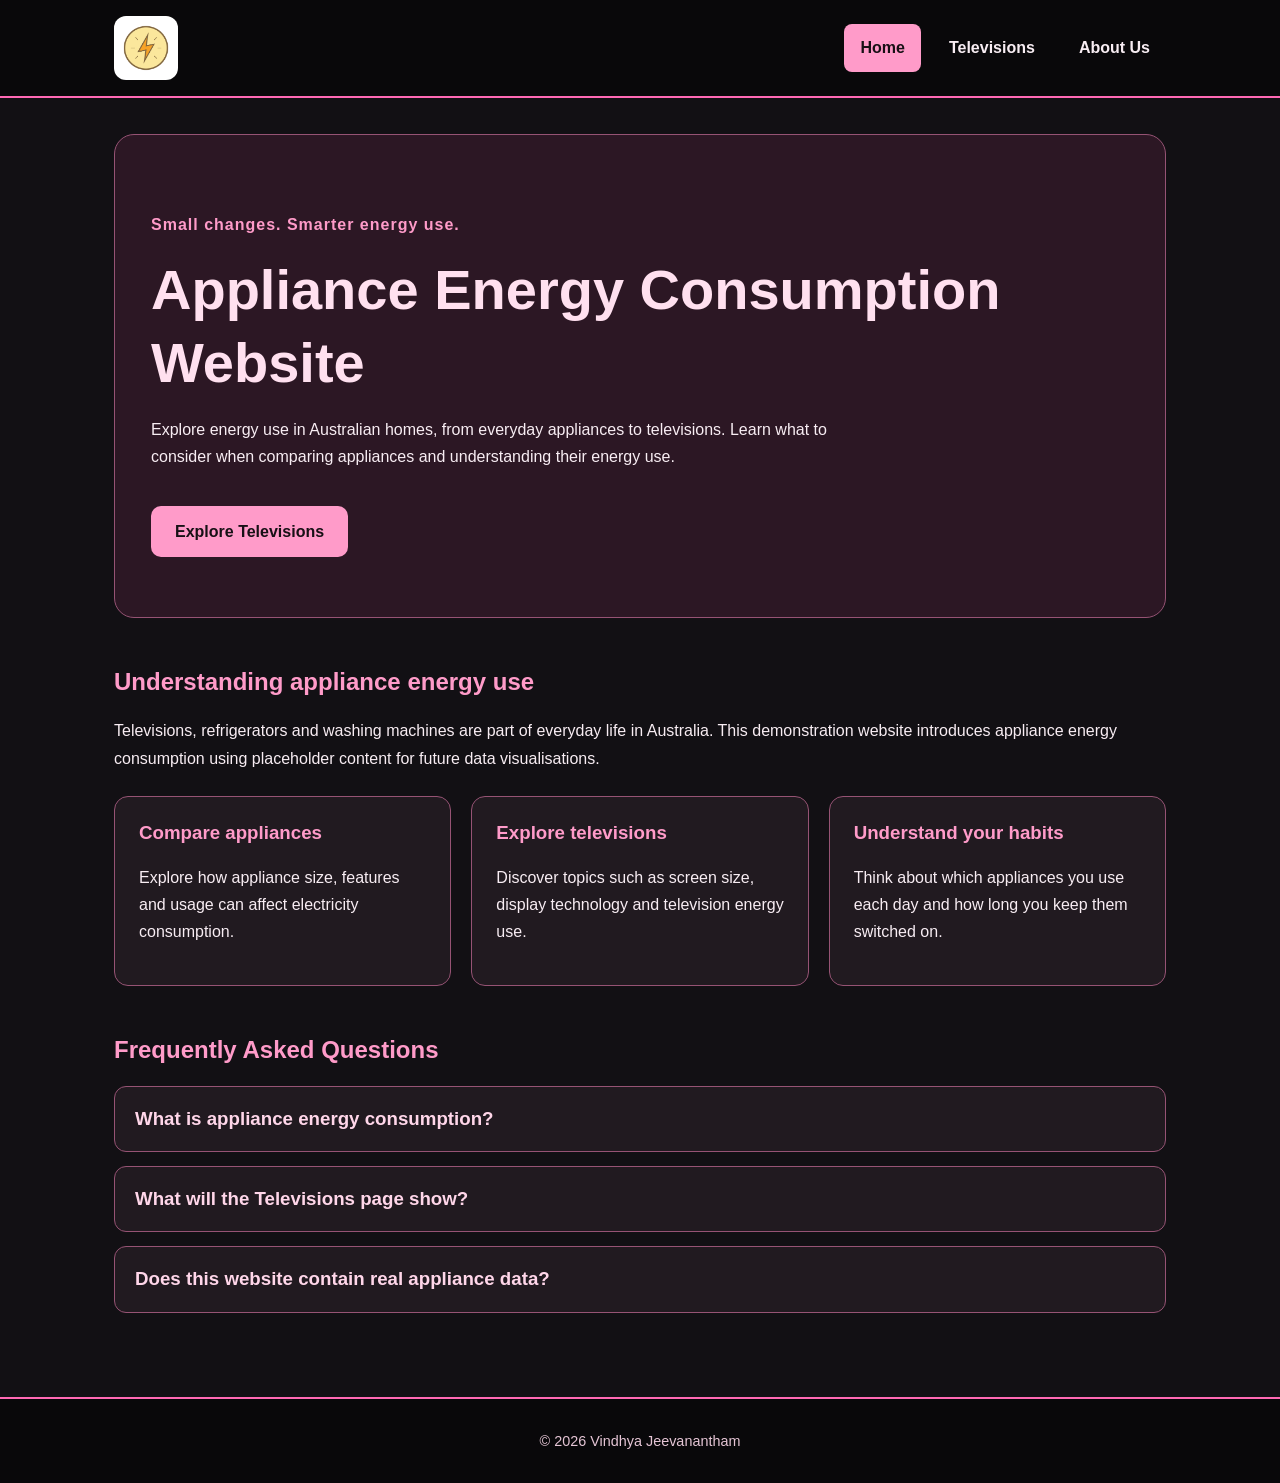
<file: Exercise 5/index.html>
<!DOCTYPE html>
<html lang="en">
<head>
    <meta charset="UTF-8">
    <meta name="viewport" content="width=device-width, initial-scale=1.0">
    <title>Home | Appliance Energy Consumption Website</title>

    <link rel="stylesheet" href="css/styles.css">
    <script src="js/scripts.js" defer></script>
</head>

<body>
    <header>
        <nav aria-label="Main navigation">
            <!-- Clicking the logo returns to the Home page. -->
            <a href="index.html" class="logo">
                <img src="images/PowerIcon.png" alt="Home">
            </a>

            <ul class="nav-links">
                <li>
                    <a href="index.html" class="active"
                       aria-current="page">Home</a>
                </li>
                <li><a href="televisions.html">Televisions</a></li>
                <li><a href="about.html">About Us</a></li>
            </ul>
        </nav>
    </header>

    <main>
        <section class="hero">
            <p class="eyebrow">Small changes. Smarter energy use.</p>
            <h1>Appliance Energy Consumption Website</h1>
            <p>
                Explore energy use in Australian homes, from everyday
                appliances to televisions. Learn what to consider when
                comparing appliances and understanding their energy use.
            </p>
            <a href="televisions.html" class="button">
                Explore Televisions
            </a>
        </section>

        <section class="overview">
            <h2>Understanding appliance energy use</h2>
            <p>
                Televisions, refrigerators and washing machines are part
                of everyday life in Australia. This demonstration website
                introduces appliance energy consumption using placeholder
                content for future data visualisations.
            </p>

            <div class="cards">
                <article class="card">
                    <h3>Compare appliances</h3>
                    <p>
                        Explore how appliance size, features and usage
                        can affect electricity consumption.
                    </p>
                </article>

                <article class="card">
                    <h3>Explore televisions</h3>
                    <p>
                        Discover topics such as screen size, display
                        technology and television energy use.
                    </p>
                </article>

                <article class="card">
                    <h3>Understand your habits</h3>
                    <p>
                        Think about which appliances you use each day
                        and how long you keep them switched on.
                    </p>
                </article>
            </div>
        </section>

        <section class="faq">
            <h2>Frequently Asked Questions</h2>

            <div class="faq-item">
                <h3>
                    <button type="button" class="faq-question"
                            aria-expanded="false" aria-controls="answer-1">
                        What is appliance energy consumption?
                    </button>
                </h3>
                <p id="answer-1" class="faq-answer" hidden>
                    It is the amount of electrical energy an appliance
                    uses over time, commonly measured in kilowatt-hours
                    (kWh).
                </p>
            </div>

            <div class="faq-item">
                <h3>
                    <button type="button" class="faq-question"
                            aria-expanded="false" aria-controls="answer-2">
                        What will the Televisions page show?
                    </button>
                </h3>
                <p id="answer-2" class="faq-answer" hidden>
                    The page will introduce television energy consumption.
                    Future exercises will add data visualisations to
                    explore and compare television models.
                </p>
            </div>

            <div class="faq-item">
                <h3>
                    <button type="button" class="faq-question"
                            aria-expanded="false" aria-controls="answer-3">
                        Does this website contain real appliance data?
                    </button>
                </h3>
                <p id="answer-3" class="faq-answer" hidden>
                    This version contains placeholder content for a
                    university exercise. It does not yet display a
                    real appliance dataset.
                </p>
            </div>
        </section>

        <!-- Exercise 5.1: vertical bar chart container. -->
        <div id="bar-chart" class="responsive-svg-container"></div>

        <!-- Exercise 5.2: line chart container. -->
        <div id="line-chart" class="responsive-svg-container"></div>

        <!-- Exercise 5.3: donut chart container. -->
        <div id="donut-chart" class="responsive-svg-container"></div>
    </main>

    <footer>
        <p>&copy; <span id="year">2026</span> Vindhya Jeevanantham</p>
    </footer>

    <!-- Load D3 before the chart code. -->
    <script src="https://d3js.org/d3.v7.min.js"></script>
    <script src="js/bar-chart.js"></script>
    <script src="js/line-chart.js"></script>
    <script src="js/donut-chart.js"></script>
</body>
</html>
</file>
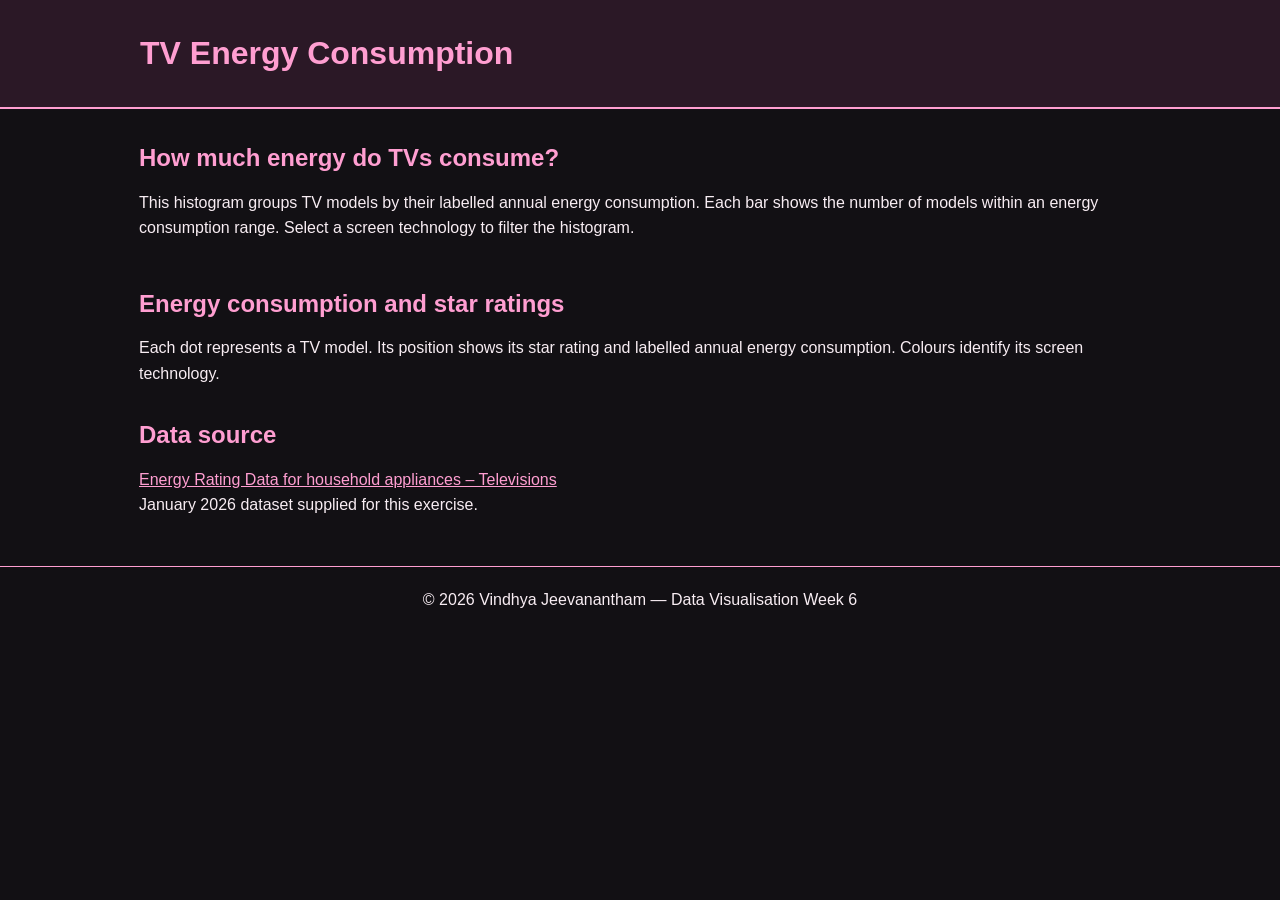
<file: Exercise 6/index.html>
<!DOCTYPE html>
<html lang="en">
<head>
    <meta charset="UTF-8">
    <meta name="viewport" content="width=device-width, initial-scale=1.0">
    <title>TV Energy Consumption | Exercise 6</title>

    <link rel="stylesheet" href="css/base.css">
    <link rel="stylesheet" href="css/visualisation.css">
</head>

<body>
    <header>
        <h1>TV Energy Consumption</h1>
    </header>

    <main>
        <!-- Exercises 6.1 and 6.2: histogram and filters. -->
        <section>
            <h2>How much energy do TVs consume?</h2>
            <p>
                This histogram groups TV models by their labelled annual
                energy consumption. Each bar shows the number of models
                within an energy consumption range.
                Select a screen technology to filter the histogram.
            </p>

            <div id="filters_screen"
                 role="group"
                 aria-label="Filter histogram by screen technology"></div>

            <div id="histogram" class="responsive-svg-container"></div>
        </section>

        <!-- Exercise 6.3: scatterplot. -->
        <section>
            <h2>Energy consumption and star ratings</h2>
            <p>
                Each dot represents a TV model. Its position shows its
                star rating and labelled annual energy consumption.
                Colours identify its screen technology.
            </p>

            <div id="scatterplot" class="responsive-svg-container"></div>
        </section>

        <section class="source">
            <h2>Data source</h2>
            <p>
                <a href="https://data.gov.au/data/dataset/energy-rating-for-household-appliances">
                    Energy Rating Data for household appliances – Televisions
                </a>
                <br>
                January 2026 dataset supplied for this exercise.
            </p>
        </section>
    </main>

    <footer>
        <p>&copy; 2026 Vindhya Jeevanantham — Data Visualisation Week 6</p>
    </footer>

    <!-- Load D3 before the exercise scripts. -->
    <script src="https://d3js.org/d3.v7.min.js"></script>
    <script src="js/load-data.js"></script>
    <script src="js/shared-constants.js"></script>
    <script src="js/interactions.js"></script>
    <script src="js/histogram.js"></script>
    <script src="js/scatterplot.js"></script>
</body>
</html>
</file>
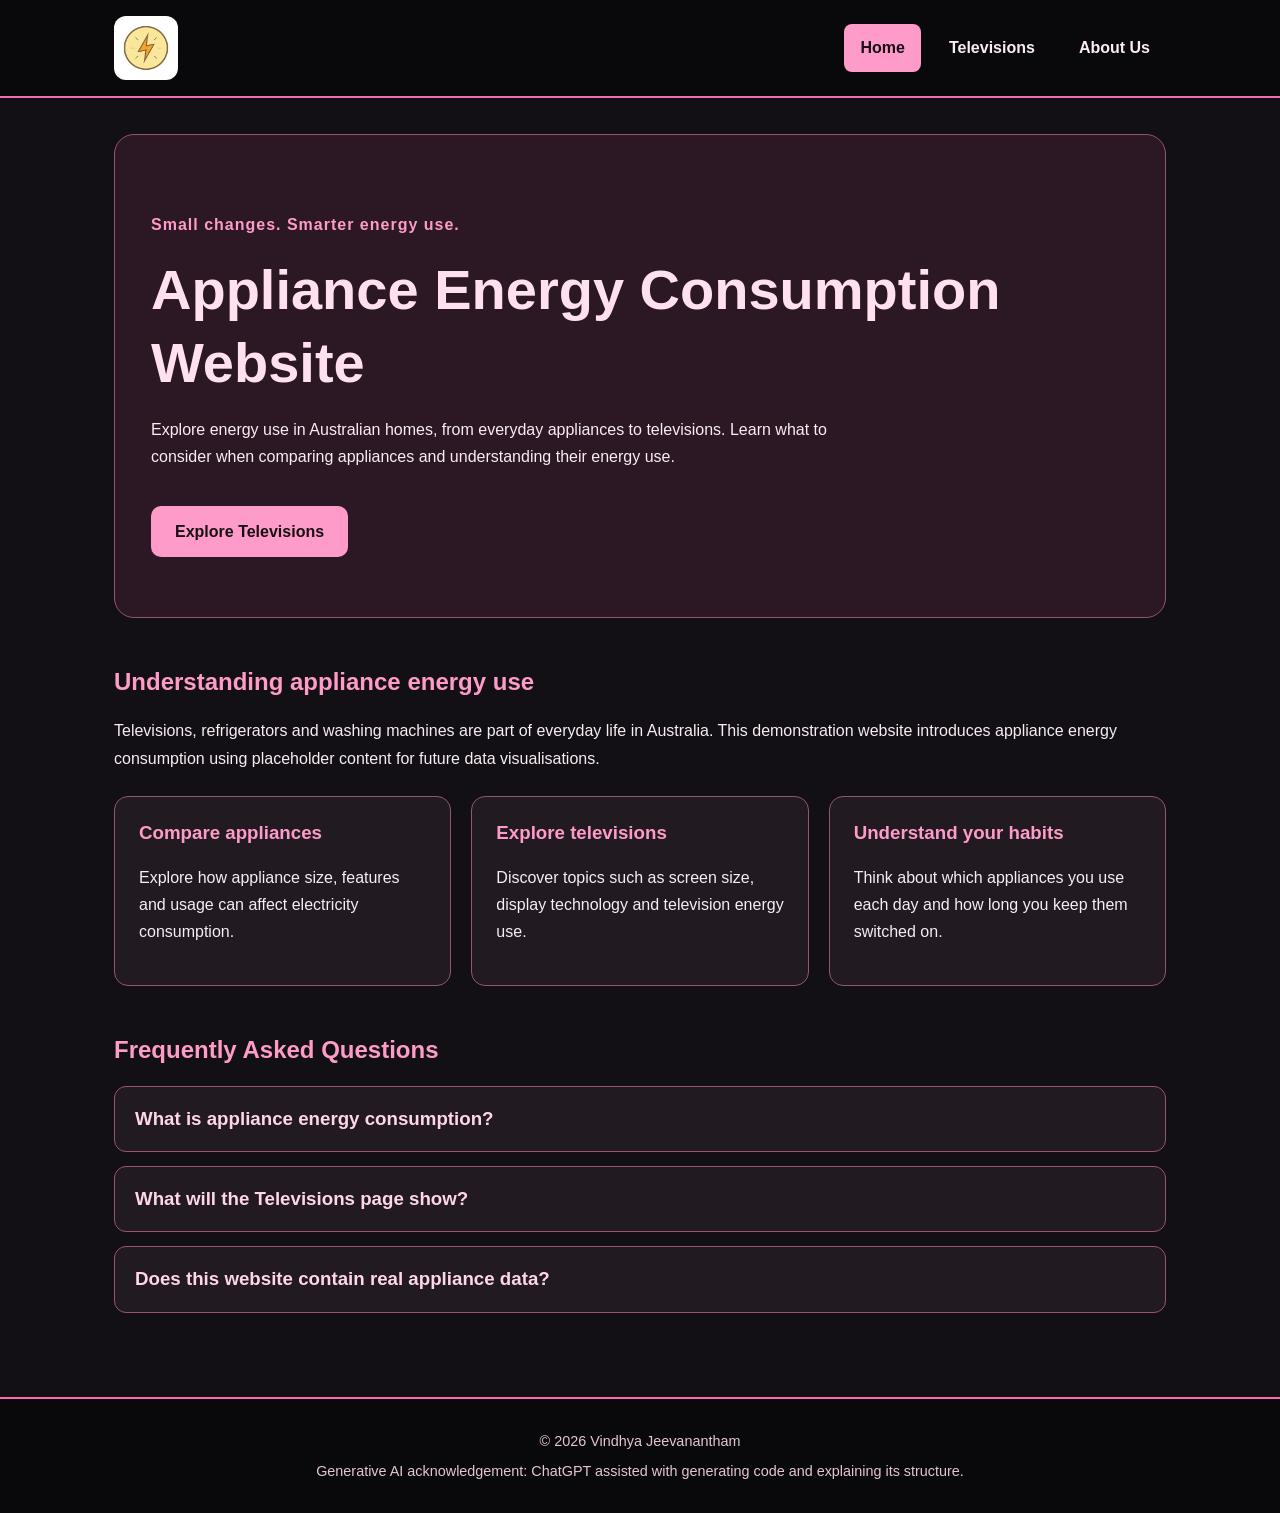
<file: Exercise 0.2/energy-webpage-v1/index.html>
<!DOCTYPE html>
<html lang="en">
<head>
    <meta charset="UTF-8">
    <meta name="viewport" content="width=device-width, initial-scale=1.0">
    <title>Home | Appliance Energy Consumption Website</title>

    <link rel="stylesheet" href="css/styles.css">
    <script src="js/scripts.js" defer></script>
</head>

<body>
    <header>
        <nav aria-label="Main navigation">
            <!-- Clicking the logo returns to the Home page. -->
            <a href="index.html" class="logo">
                <img src="images/PowerIcon.png" alt="Home">
            </a>

            <ul class="nav-links">
                <li>
                    <a href="index.html" class="active"
                       aria-current="page">Home</a>
                </li>
                <li><a href="televisions.html">Televisions</a></li>
                <li><a href="about.html">About Us</a></li>
            </ul>
        </nav>
    </header>

    <main>
        <section class="hero">
            <p class="eyebrow">Small changes. Smarter energy use.</p>
            <h1>Appliance Energy Consumption Website</h1>
            <p>
                Explore energy use in Australian homes, from everyday
                appliances to televisions. Learn what to consider when
                comparing appliances and understanding their energy use.
            </p>
            <a href="televisions.html" class="button">
                Explore Televisions
            </a>
        </section>

        <section class="overview">
            <h2>Understanding appliance energy use</h2>
            <p>
                Televisions, refrigerators and washing machines are part
                of everyday life in Australia. This demonstration website
                introduces appliance energy consumption using placeholder
                content for future data visualisations.
            </p>

            <div class="cards">
                <article class="card">
                    <h3>Compare appliances</h3>
                    <p>
                        Explore how appliance size, features and usage
                        can affect electricity consumption.
                    </p>
                </article>

                <article class="card">
                    <h3>Explore televisions</h3>
                    <p>
                        Discover topics such as screen size, display
                        technology and television energy use.
                    </p>
                </article>

                <article class="card">
                    <h3>Understand your habits</h3>
                    <p>
                        Think about which appliances you use each day
                        and how long you keep them switched on.
                    </p>
                </article>
            </div>
        </section>

        <section class="faq">
            <h2>Frequently Asked Questions</h2>

            <div class="faq-item">
                <h3>
                    <button type="button" class="faq-question"
                            aria-expanded="false" aria-controls="answer-1">
                        What is appliance energy consumption?
                    </button>
                </h3>
                <p id="answer-1" class="faq-answer" hidden>
                    It is the amount of electrical energy an appliance
                    uses over time, commonly measured in kilowatt-hours
                    (kWh).
                </p>
            </div>

            <div class="faq-item">
                <h3>
                    <button type="button" class="faq-question"
                            aria-expanded="false" aria-controls="answer-2">
                        What will the Televisions page show?
                    </button>
                </h3>
                <p id="answer-2" class="faq-answer" hidden>
                    The page will introduce television energy consumption.
                    Future exercises will add data visualisations to
                    explore and compare television models.
                </p>
            </div>

            <div class="faq-item">
                <h3>
                    <button type="button" class="faq-question"
                            aria-expanded="false" aria-controls="answer-3">
                        Does this website contain real appliance data?
                    </button>
                </h3>
                <p id="answer-3" class="faq-answer" hidden>
                    This version contains placeholder content for a
                    university exercise. It does not yet display a
                    real appliance dataset.
                </p>
            </div>
        </section>
    </main>

    <footer>
        <p>&copy; <span id="year">2026</span> Vindhya Jeevanantham</p>
        <p>
            Generative AI acknowledgement: ChatGPT assisted with
            generating code and explaining its structure.
        </p>
    </footer>
</body>
</html>
</file>
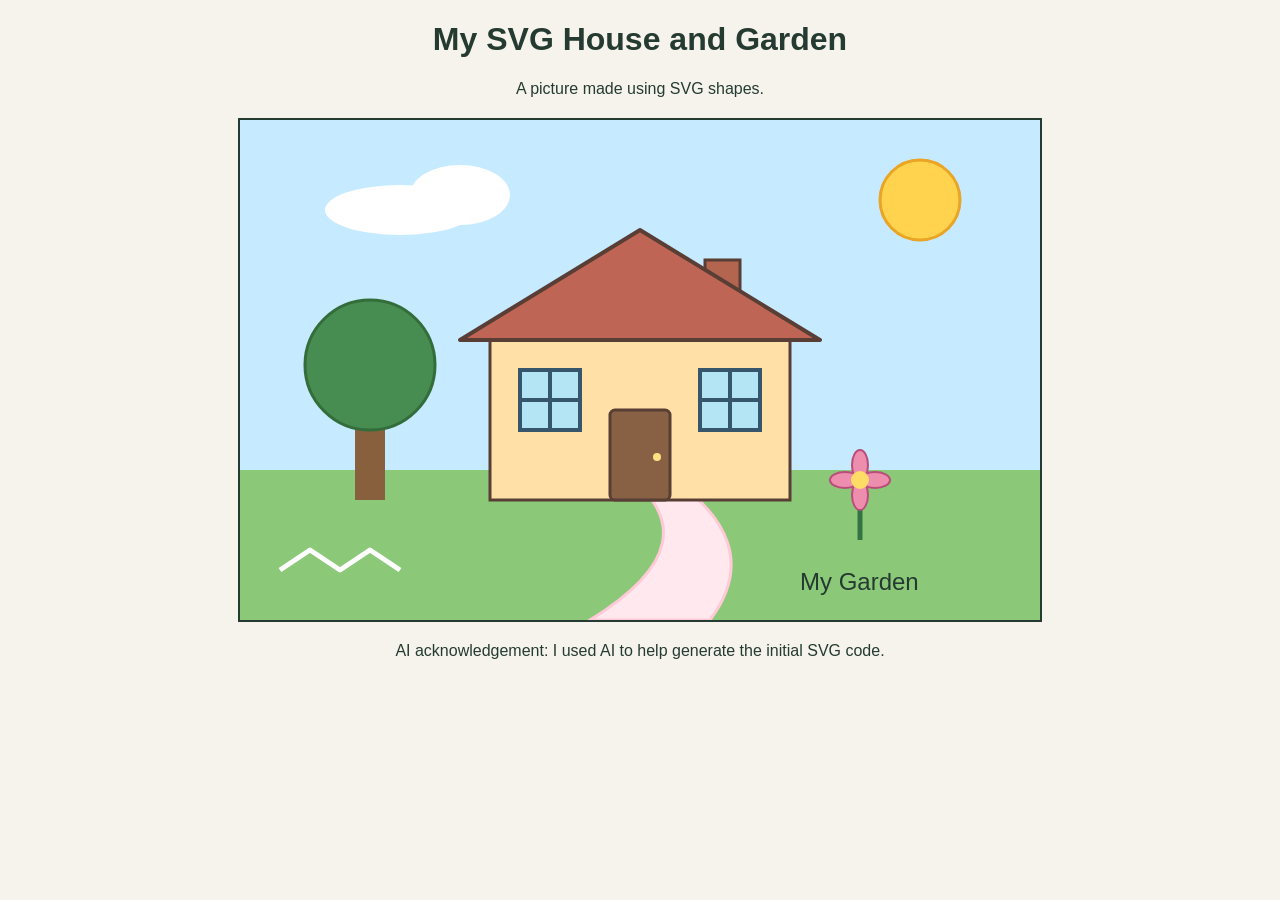
<file: Exercise 4/Exercise 4.1/index.html>
<!DOCTYPE html>
<html lang="en">
<head>
    <meta charset="UTF-8">
    <meta name="viewport" content="width=device-width, initial-scale=1.0">
    <title>Exercise 4.1 SVG House and Garden</title>

    <style>
        body {
            font-family: Arial, sans-serif;
            text-align: center;
            background: #f5f3eb;
            color: #253b32;
        }

        svg {
            display: block;
            max-width: 800px;
            width: 100%;
            height: auto;
            margin: 20px auto;
            border: 2px solid #253b32;
        }
    </style>
</head>

<body>
    <h1>My SVG House and Garden</h1>
    <p>A picture made using SVG shapes.</p>

    <svg xmlns="http://www.w3.org/2000/svg"
         viewBox="0 0 800 500"
         role="img"
         aria-labelledby="picture-title picture-description">

        <title id="picture-title">A house and colourful garden</title>
        <desc id="picture-description">
            A house with two matching windows, a chimney,
            a curved garden path, a tree, flowers and sunshine.
        </desc>

        <!-- RECTANGLE: sky -->
        <rect x="0" y="0" width="800" height="500"
              fill="#c6eaff"/>

        <!-- CIRCLE: sun -->
        <circle cx="680" cy="80" r="40"
                fill="#ffd34e" stroke="#e9a523" stroke-width="3"/>

        <!-- ELLIPSES: clouds -->
        <ellipse cx="160" cy="90" rx="75" ry="25" fill="white"/>
        <ellipse cx="220" cy="75" rx="50" ry="30" fill="white"/>

        <!-- RECTANGLE: lawn -->
        <rect x="0" y="350" width="800" height="150"
              fill="#8bc979"/>

        <!-- PATH: curved garden path -->
        <path d="M 380 350 Q 480 420 350 500 L 470 500
                 Q 530 420 420 350 Z"
              fill="#ffe9ef" stroke="#ffc9d7" stroke-width="3"/>

        <!-- RECTANGLE: chimney -->
        <rect x="465" y="140" width="35" height="90"
              fill="#b36550" stroke="#593e36" stroke-width="3"/>

        <!-- RECTANGLE: house wall -->
        <rect x="250" y="220" width="300" height="160"
              fill="#ffe0a6" stroke="#593e36" stroke-width="3"/>

        <!-- POLYGON: roof -->
        <polygon points="220,220 400,110 580,220"
                 fill="#bf6555" stroke="#593e36"
                 stroke-width="4" stroke-linejoin="round"/>

        <!-- GROUP: both windows inherit the same styling.
             Each inner group positions one window. -->
        <g id="windows" fill="#b4e5f5"
           stroke="#36566b" stroke-width="4">

            <g transform="translate(280,250)">
                <rect x="0" y="0" width="60" height="60"/>
                <line x1="30" y1="0" x2="30" y2="60"/>
                <line x1="0" y1="30" x2="60" y2="30"/>
            </g>

            <g transform="translate(460,250)">
                <rect x="0" y="0" width="60" height="60"/>
                <line x1="30" y1="0" x2="30" y2="60"/>
                <line x1="0" y1="30" x2="60" y2="30"/>
            </g>
        </g>

        <!-- RECTANGLE: door -->
        <rect x="370" y="290" width="60" height="90"
              rx="5" fill="#886044"
              stroke="#593e36" stroke-width="3"/>

        <!-- CIRCLE: door handle -->
        <circle cx="417" cy="337" r="4" fill="#ffe082"/>

        <!-- RECTANGLE and CIRCLE: tree -->
        <rect x="115" y="270" width="30" height="110"
              fill="#89603e"/>
        <circle cx="130" cy="245" r="65"
                fill="#478c51" stroke="#326d3a" stroke-width="3"/>

        <!-- LINE: flower stem -->
        <line x1="620" y1="360" x2="620" y2="420"
              stroke="#347444" stroke-width="5"/>

        <!-- ELLIPSES: flower petals -->
        <g fill="#ee8eae" stroke="#b94c79" stroke-width="2">
            <ellipse cx="605" cy="360" rx="15" ry="8"/>
            <ellipse cx="635" cy="360" rx="15" ry="8"/>
            <ellipse cx="620" cy="345" rx="8" ry="15"/>
            <ellipse cx="620" cy="375" rx="8" ry="15"/>
        </g>

        <circle cx="620" cy="360" r="9" fill="#ffdc65"/>

        <!-- POLYLINE: open zigzag garden border -->
        <polyline points="40,450 70,430 100,450 130,430 160,450"
                  fill="none" stroke="#ffffff"
                  stroke-width="5" stroke-linejoin="round"/>

        <!-- TEXT: garden label -->
        <text x="560" y="470" font-size="24"
              font-family="Arial" fill="#253b32">
            My Garden
        </text>
    </svg>

    <!-- AI acknowledgement: update to reflect your actual use. -->
    <p>
        AI acknowledgement: I used AI to help generate
        the initial SVG code.
    </p>
</body>
</html>
</file>
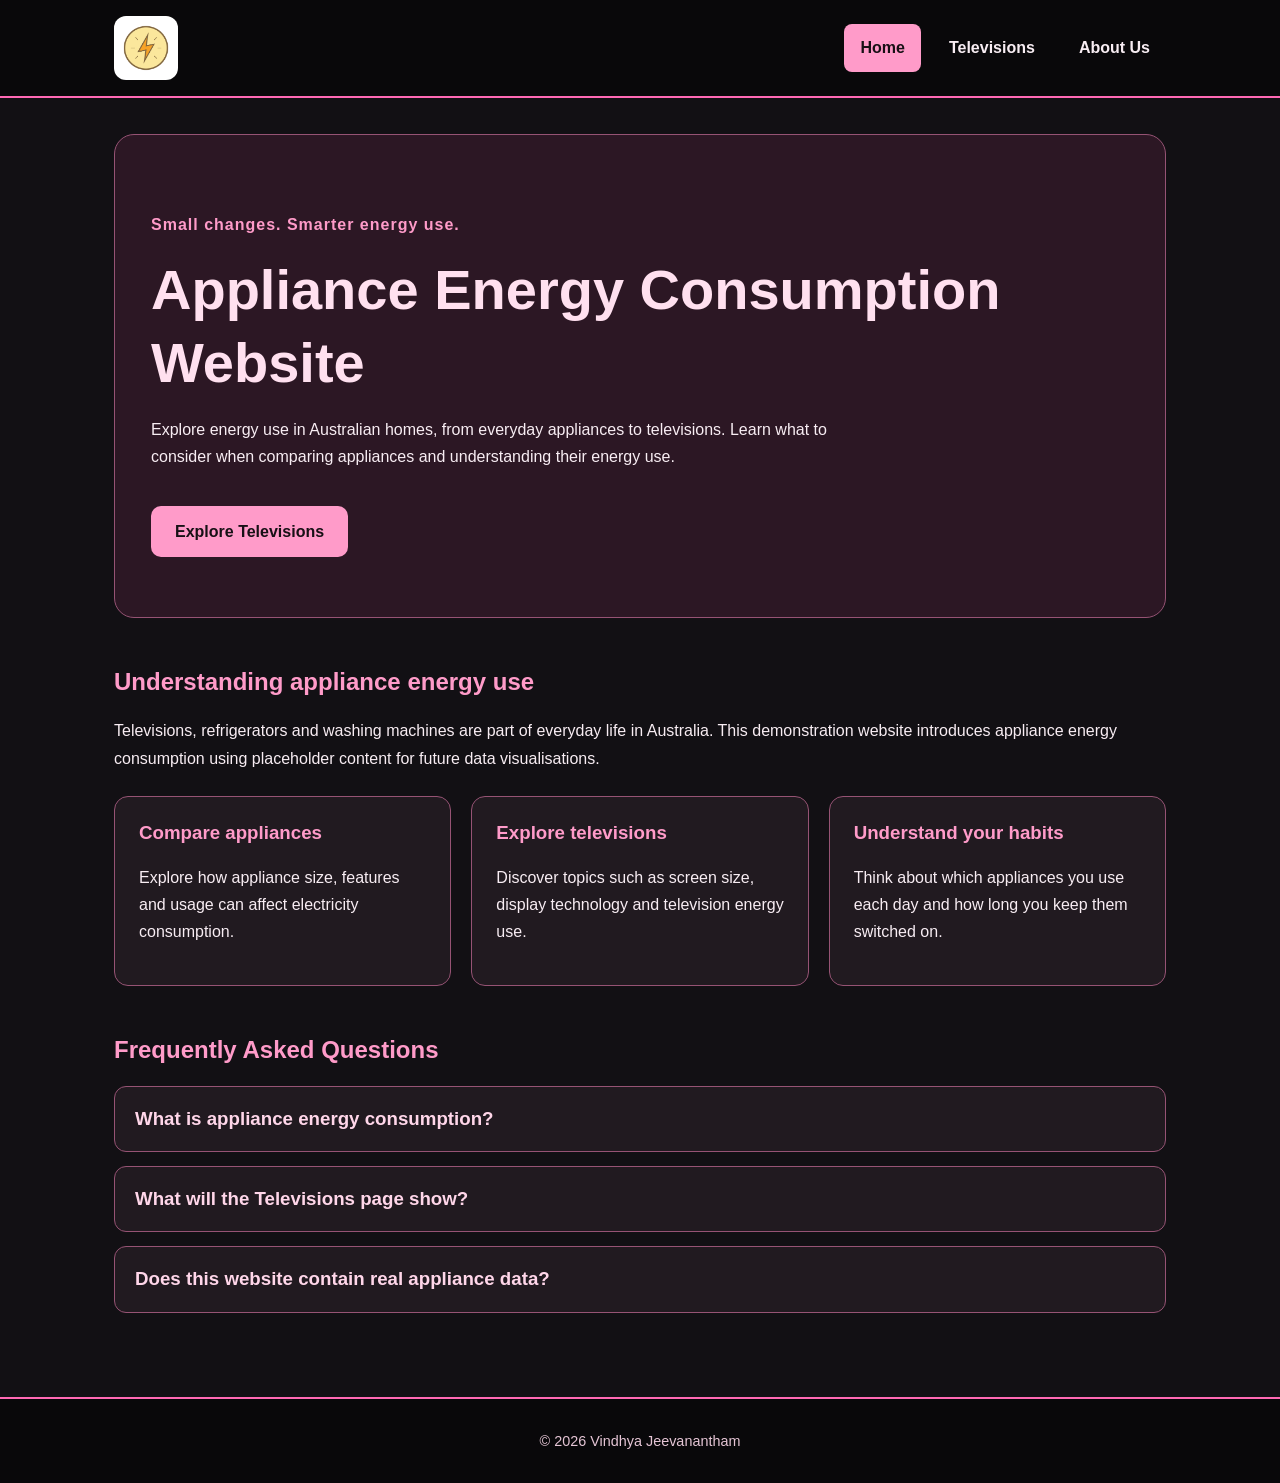
<file: Exercise 4/Exercise 4.3/index.html>
<!DOCTYPE html>
<html lang="en">
<head>
    <meta charset="UTF-8">
    <meta name="viewport" content="width=device-width, initial-scale=1.0">
    <title>Home | Appliance Energy Consumption Website</title>

    <link rel="stylesheet" href="css/styles.css">
    <script src="js/scripts.js" defer></script>
</head>

<body>
    <header>
        <nav aria-label="Main navigation">
            <!-- Clicking the logo returns to the Home page. -->
            <a href="index.html" class="logo">
                <img src="images/PowerIcon.png" alt="Home">
            </a>

            <ul class="nav-links">
                <li>
                    <a href="index.html" class="active"
                       aria-current="page">Home</a>
                </li>
                <li><a href="televisions.html">Televisions</a></li>
                <li><a href="about.html">About Us</a></li>
            </ul>
        </nav>
    </header>

    <main>
        <section class="hero">
            <p class="eyebrow">Small changes. Smarter energy use.</p>
            <h1>Appliance Energy Consumption Website</h1>
            <p>
                Explore energy use in Australian homes, from everyday
                appliances to televisions. Learn what to consider when
                comparing appliances and understanding their energy use.
            </p>
            <a href="televisions.html" class="button">
                Explore Televisions
            </a>
        </section>

        <section class="overview">
            <h2>Understanding appliance energy use</h2>
            <p>
                Televisions, refrigerators and washing machines are part
                of everyday life in Australia. This demonstration website
                introduces appliance energy consumption using placeholder
                content for future data visualisations.
            </p>

            <div class="cards">
                <article class="card">
                    <h3>Compare appliances</h3>
                    <p>
                        Explore how appliance size, features and usage
                        can affect electricity consumption.
                    </p>
                </article>

                <article class="card">
                    <h3>Explore televisions</h3>
                    <p>
                        Discover topics such as screen size, display
                        technology and television energy use.
                    </p>
                </article>

                <article class="card">
                    <h3>Understand your habits</h3>
                    <p>
                        Think about which appliances you use each day
                        and how long you keep them switched on.
                    </p>
                </article>
            </div>
        </section>

        <section class="faq">
            <h2>Frequently Asked Questions</h2>

            <div class="faq-item">
                <h3>
                    <button type="button" class="faq-question"
                            aria-expanded="false" aria-controls="answer-1">
                        What is appliance energy consumption?
                    </button>
                </h3>
                <p id="answer-1" class="faq-answer" hidden>
                    It is the amount of electrical energy an appliance
                    uses over time, commonly measured in kilowatt-hours
                    (kWh).
                </p>
            </div>

            <div class="faq-item">
                <h3>
                    <button type="button" class="faq-question"
                            aria-expanded="false" aria-controls="answer-2">
                        What will the Televisions page show?
                    </button>
                </h3>
                <p id="answer-2" class="faq-answer" hidden>
                    The page will introduce television energy consumption.
                    Future exercises will add data visualisations to
                    explore and compare television models.
                </p>
            </div>

            <div class="faq-item">
                <h3>
                    <button type="button" class="faq-question"
                            aria-expanded="false" aria-controls="answer-3">
                        Does this website contain real appliance data?
                    </button>
                </h3>
                <p id="answer-3" class="faq-answer" hidden>
                    This version contains placeholder content for a
                    university exercise. It does not yet display a
                    real appliance dataset.
                </p>
            </div>
        </section>
        <div class="responsive-svg-container"></div>
    </main>

    <footer>
        <p>&copy; <span id="year">2026</span> Vindhya Jeevanantham</p>
        <p>

        </p>
    </footer>
    <script src="https://d3js.org/d3.v7.min.js"></script>
<script src="js/main.js"></script>
</body>
</html>
</file>
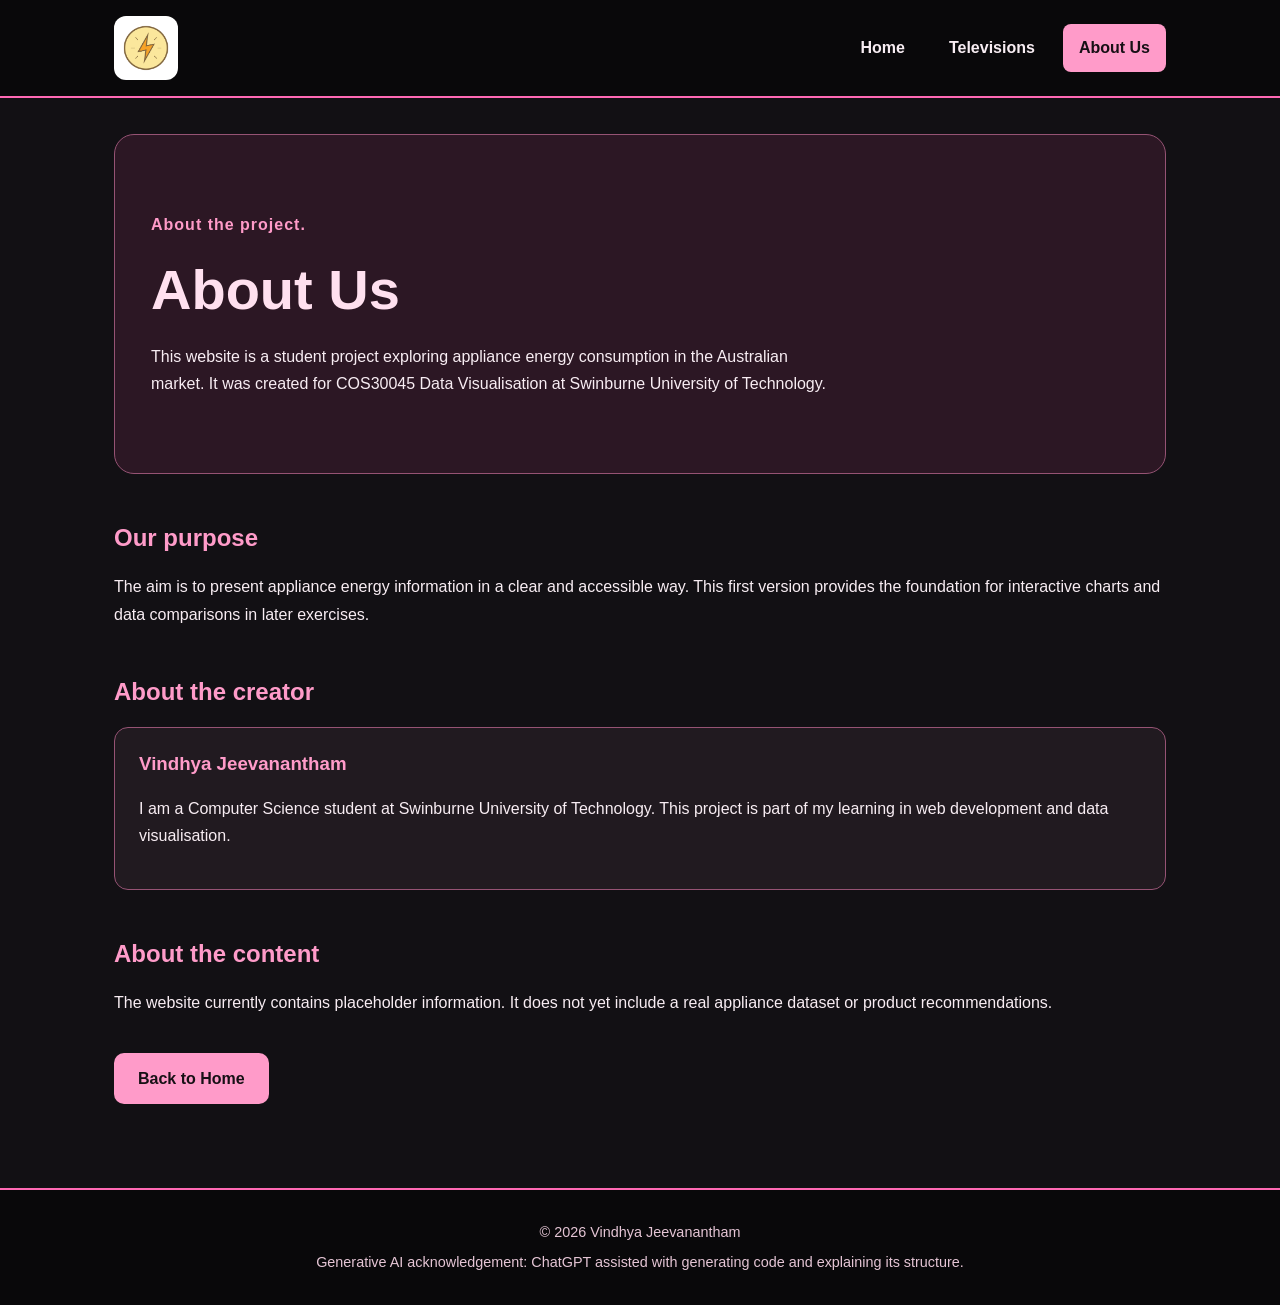
<file: Exercise 5/about.html>
<!DOCTYPE html>
<html lang="en">
<head>
    <meta charset="UTF-8">
    <meta name="viewport" content="width=device-width, initial-scale=1.0">
    <title>About Us | Appliance Energy Consumption Website</title>

    <link rel="stylesheet" href="css/styles.css">
    <script src="js/scripts.js" defer></script>
</head>

<body>
    <header>
        <nav aria-label="Main navigation">
            <a href="index.html" class="logo">
                <img src="images/PowerIcon.png" alt="Home">
            </a>

            <ul class="nav-links">
                <li><a href="index.html">Home</a></li>
                <li><a href="televisions.html">Televisions</a></li>
                <li>
                    <a href="about.html" class="active"
                       aria-current="page">About Us</a>
                </li>
            </ul>
        </nav>
    </header>

    <main>
        <section class="hero">
            <p class="eyebrow">About the project.</p>
            <h1>About Us</h1>
            <p>
                This website is a student project exploring appliance
                energy consumption in the Australian market.
                It was created for COS30045 Data Visualisation
                at Swinburne University of Technology.
            </p>
        </section>

        <section>
            <h2>Our purpose</h2>
            <p>
                The aim is to present appliance energy information
                in a clear and accessible way. This first version
                provides the foundation for interactive charts
                and data comparisons in later exercises.
            </p>
        </section>

        <section>
            <h2>About the creator</h2>
            <article class="card">
                <h3>Vindhya Jeevanantham</h3>
                <p>
                    I am a Computer Science student at Swinburne
                    University of Technology. This project is part
                    of my learning in web development and
                    data visualisation.
                </p>
            </article>
        </section>

        <section>
            <h2>About the content</h2>
            <p>
                The website currently contains placeholder information.
                It does not yet include a real appliance dataset
                or product recommendations.
            </p>
            <a href="index.html" class="button">Back to Home</a>
        </section>
    </main>

    <footer>
        <p>&copy; <span id="year">2026</span> Vindhya Jeevanantham</p>
        <p>
            Generative AI acknowledgement: ChatGPT assisted with
            generating code and explaining its structure.
        </p>
    </footer>
</body>
</html>
</file>
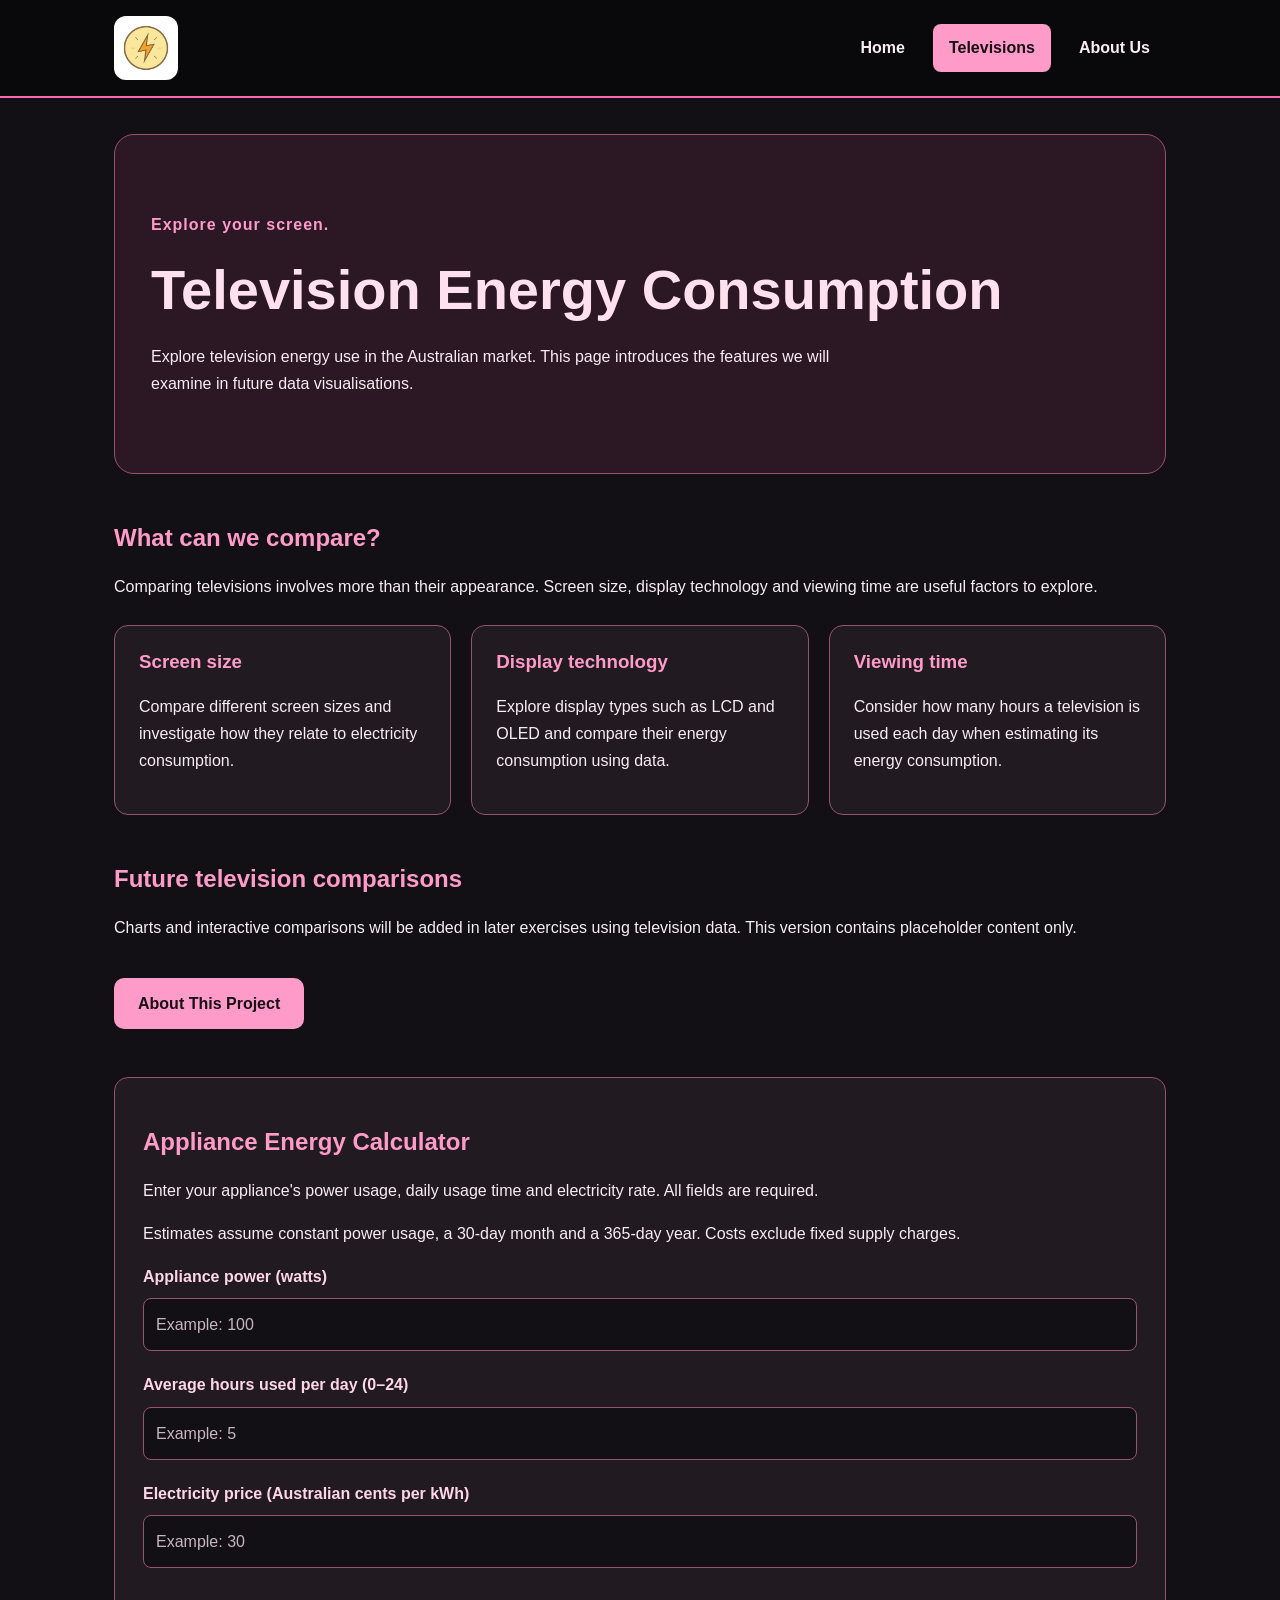
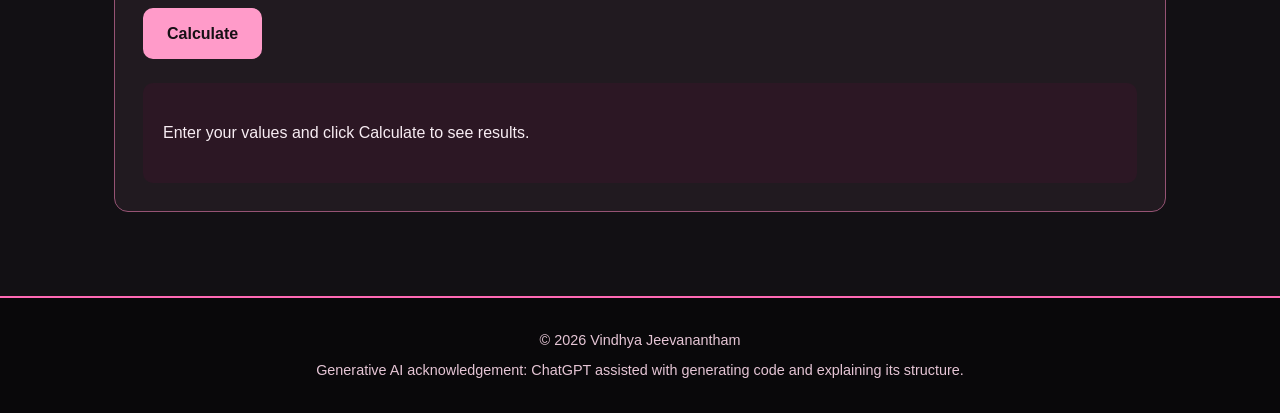
<file: Exercise 5/televisions.html>
<!DOCTYPE html>
<html lang="en">
<head>
    <meta charset="UTF-8">
    <meta name="viewport" content="width=device-width, initial-scale=1.0">
    <title>Televisions | Appliance Energy Consumption Website</title>

    <link rel="stylesheet" href="css/styles.css">
    <script src="js/scripts.js" defer></script>
</head>

<body>
    <header>
        <nav aria-label="Main navigation">
            <a href="index.html" class="logo">
                <img src="images/PowerIcon.png" alt="Home">
            </a>

            <ul class="nav-links">
                <li><a href="index.html">Home</a></li>
                <li>
                    <a href="televisions.html" class="active"
                       aria-current="page">Televisions</a>
                </li>
                <li><a href="about.html">About Us</a></li>
            </ul>
        </nav>
    </header>

    <main>
        <section class="hero">
            <p class="eyebrow">Explore your screen.</p>
            <h1>Television Energy Consumption</h1>
            <p>
                Explore television energy use in the Australian market.
                This page introduces the features we will examine
                in future data visualisations.
            </p>
        </section>

        <section class="overview">
            <h2>What can we compare?</h2>
            <p>
                Comparing televisions involves more than their appearance.
                Screen size, display technology and viewing time are
                useful factors to explore.
            </p>

            <div class="cards">
                <article class="card">
                    <h3>Screen size</h3>
                    <p>
                        Compare different screen sizes and investigate
                        how they relate to electricity consumption.
                    </p>
                </article>

                <article class="card">
                    <h3>Display technology</h3>
                    <p>
                        Explore display types such as LCD and OLED
                        and compare their energy consumption using data.
                    </p>
                </article>

                <article class="card">
                    <h3>Viewing time</h3>
                    <p>
                        Consider how many hours a television is used
                        each day when estimating its energy consumption.
                    </p>
                </article>
            </div>
        </section>

        <section>
            <h2>Future television comparisons</h2>
            <p>
                Charts and interactive comparisons will be added in
                later exercises using television data.
                This version contains placeholder content only.
            </p>
            <a href="about.html" class="button">About This Project</a>
        </section>
                <section class="calculator">
            <h2>Appliance Energy Calculator</h2>
            <p>
                Enter your appliance's power usage, daily usage time
                and electricity rate. All fields are required.
            </p>
            <p>
                Estimates assume constant power usage, a 30-day month
                and a 365-day year. Costs exclude fixed supply charges.
            </p>

            <form id="energy-form" novalidate>
                <div class="form-field">
                    <label for="watts">Appliance power (watts)</label>
                    <input type="number" id="watts"
                           min="0" step="any" placeholder="Example: 100"
                           required>
                </div>

                <div class="form-field">
                    <label for="hours">Average hours used per day (0–24)</label>
                    <input type="number" id="hours"
                           min="0" max="24" step="any"
                           placeholder="Example: 5" required>
                </div>

                <div class="form-field">
                    <label for="price">Electricity price (Australian cents per kWh)</label>
                    <input type="number" id="price"
                           min="0" step="any" placeholder="Example: 30"
                           required>
                </div>

                <button type="submit" class="button">Calculate</button>
            </form>

            <p id="calculator-error" role="alert"></p>

            <div id="calculator-results" aria-live="polite">
                <p>Enter your values and click Calculate to see results.</p>
            </div>
        </section>
    </main>

    <footer>
        <p>&copy; <span id="year">2026</span> Vindhya Jeevanantham</p>
        <p>
            Generative AI acknowledgement: ChatGPT assisted with
            generating code and explaining its structure.
        </p>
    </footer>
</body>
</html>
</file>
<file: Exercise 5/css/styles.css>
/* General page styling */
* {
    box-sizing: border-box;
}

body {
    margin: 0;
    font-family: Arial, sans-serif;
    background-color: #121014;
    color: #f8edf3;
    line-height: 1.7;
}

a {
    color: #ff9bc9;
}

h1,
h2,
h3 {
    line-height: 1.3;
}

h2,
h3 {
    color: #ff9bc9;
}

/* Navigation */
header {
    background-color: #09080a;
    border-bottom: 2px solid #ff69b4;
}

nav {
    max-width: 1100px;
    margin: 0 auto;
    padding: 16px 24px;
    display: flex;
    align-items: center;
    justify-content: space-between;
    gap: 20px;
}

.logo {
    display: inline-flex;
    padding: 8px;
    background-color: #ffffff;
    border-radius: 12px;
}

.logo img {
    display: block;
    width: 48px;
    height: 48px;
    object-fit: contain;
}

.logo:hover {
    background-color: #ffd6e9;
}

.nav-links {
    display: flex;
    flex-wrap: wrap;
    gap: 12px;
    list-style: none;
    padding: 0;
    margin: 0;
}

.nav-links a {
    display: block;
    padding: 10px 16px;
    border-radius: 8px;
    color: #f8edf3;
    text-decoration: none;
    font-weight: bold;
}

.nav-links a:hover {
    background-color: #482236;
    color: #ffb8da;
}

/* Highlight the page currently being viewed */
.nav-links a.active {
    background-color: #ff9bc9;
    color: #171015;
}

/* Main content */
main {
    max-width: 1100px;
    margin: 0 auto;
    padding: 36px 24px;
}

section {
    margin-bottom: 48px;
}

/* Large introduction area */
.hero {
    padding: 60px 36px;
    background-color: #2c1724;
    border: 1px solid #965374;
    border-radius: 20px;
}

.eyebrow {
    color: #ff9bc9;
    font-weight: bold;
    letter-spacing: 1px;
}

h1 {
    margin: 16px 0;
    font-size: clamp(2rem, 5vw, 3.5rem);
    color: #ffe0ef;
}

.hero p {
    max-width: 680px;
}

.button {
    display: inline-block;
    margin-top: 20px;
    padding: 12px 24px;
    background-color: #ff9bc9;
    color: #171015;
    text-decoration: none;
    font-weight: bold;
    border-radius: 10px;
}

.button:hover {
    background-color: #ffd6e9;
}

/* Information cards */
.cards {
    display: grid;
    grid-template-columns: repeat(3, 1fr);
    gap: 20px;
    margin-top: 24px;
}

.card {
    padding: 24px;
    background-color: #211a20;
    border: 1px solid #965374;
    border-radius: 14px;
}

.card h3 {
    margin-top: 0;
}

/* FAQ accordion */
.faq-item {
    margin-bottom: 14px;
    background-color: #211a20;
    border: 1px solid #965374;
    border-radius: 12px;
    overflow: hidden;
}

.faq-item h3 {
    margin: 0;
}

.faq-question {
    width: 100%;
    padding: 20px;
    border: none;
    background-color: transparent;
    color: #ffd6e9;
    font: inherit;
    text-align: left;
    cursor: pointer;
}

.faq-question:hover,
.faq-question[aria-expanded="true"] {
    background-color: #482236;
}

.faq-answer {
    margin: 0;
    padding: 20px;
    border-top: 1px solid #965374;
}

/* Keep closed FAQ answers hidden */
[hidden] {
    display: none;
}

/* Visible keyboard focus */
a:focus-visible,
button:focus-visible {
    outline: 3px solid #ffffff;
    outline-offset: 3px;
}

/* Footer */
footer {
    padding: 24px;
    background-color: #09080a;
    border-top: 2px solid #ff69b4;
    color: #e5c5d5;
    text-align: center;
    font-size: 0.9rem;
}

footer p {
    margin: 6px 0;
}

/* Layout for smaller screens */
@media (max-width: 700px) {
    nav {
        flex-direction: column;
    }

    .nav-links {
        justify-content: center;
    }

    .cards {
        grid-template-columns: 1fr;
    }

    .hero {
        padding: 32px 24px;
    }
}

/* Energy calculator */
.calculator {
    padding: 28px;
    background-color: #211a20;
    border: 1px solid #965374;
    border-radius: 14px;
}

.form-field {
    margin-bottom: 20px;
}

.form-field label {
    display: block;
    margin-bottom: 8px;
    color: #ffd6e9;
    font-weight: bold;
}

.form-field input {
    width: 100%;
    padding: 12px;
    background-color: #121014;
    color: #f8edf3;
    border: 1px solid #965374;
    border-radius: 8px;
    font: inherit;
}

.form-field input::placeholder {
    color: #c9b5c0;
}

.form-field input:focus-visible {
    outline: 3px solid #ff9bc9;
    outline-offset: 2px;
}

.calculator button {
    border: none;
    font: inherit;
    font-weight: bold;
    cursor: pointer;
}

#calculator-error {
    color: #ffb8c6;
    font-weight: bold;
}

#calculator-results {
    margin-top: 24px;
    padding: 20px;
    background-color: #2c1724;
    border-radius: 10px;
}

.responsive-svg-container {
    margin-right: auto;
    margin-left: auto;
    width: 100%;
    max-width: 1200px;
}

.responsive-svg-container svg {
    display: block;
    width: 100%;
    height: auto;
    background-color: white;
}
</file>
<file: Exercise 6/css/base.css>
* {
    margin: 0;
    padding: 0;
    box-sizing: border-box;
}

body {
    font-family: Arial, sans-serif;
    line-height: 1.6;
    background-color: #121014;
    color: #f8edf3;
}

header {
    padding: 28px 24px;
    background-color: #2b1826;
    border-bottom: 2px solid #ff9ed1;
}

header h1 {
    max-width: 1000px;
    margin: auto;
    color: #ff9ed1;
}

main {
    max-width: 1050px;
    margin: auto;
    padding: 30px 24px;
}

h2 {
    margin-bottom: 12px;
    color: #ff9ed1;
}

p {
    margin-bottom: 18px;
}

a {
    color: #ff9ed1;
}

.source {
    margin-top: 30px;
}

footer {
    padding: 20px;
    text-align: center;
    border-top: 1px solid #ff9ed1;
}

footer p {
    margin: 0;
}

#filters_screen {
    display: flex;
    flex-wrap: wrap;
    gap: 10px;
    margin-top: 20px;
}

#filters_screen .filter {
    min-width: 75px;
    padding: 10px 18px;
    border: 1px solid #ff9ed1;
    border-radius: 6px;
    background-color: #2b1826;
    color: #ff9ed1;
    font: inherit;
    font-weight: bold;
    cursor: pointer;
}

#filters_screen .filter:hover {
    background-color: #49233d;
}

#filters_screen .filter.active {
    background-color: #ff9ed1;
    color: #121014;
}

#filters_screen .filter:focus-visible {
    outline: 2px solid #ffffff;
    outline-offset: 3px;
}
</file>
<file: Exercise 6/css/visualisation.css>
.responsive-svg-container {
    width: 100%;
    max-width: 1000px;
    margin: 24px auto;
    background-color: #121014;
}

.responsive-svg-container svg {
    display: block;
    width: 100%;
    height: auto;
    color: #f8edf3;
}

.axis-label {
    font-family: Arial, sans-serif;
    font-size: 14px;
    fill: #f8edf3;
}

.axis {
    font-family: Arial, sans-serif;
    font-size: 11px;
}

@media screen and (max-width: 596px) {
    .responsive-svg-container {
        margin-bottom: 20px;
    }
}
</file>
<file: Exercise 0.2/energy-webpage-v1/css/styles.css>
/* General page styling */
* {
    box-sizing: border-box;
}

body {
    margin: 0;
    font-family: Arial, sans-serif;
    background-color: #121014;
    color: #f8edf3;
    line-height: 1.7;
}

a {
    color: #ff9bc9;
}

h1,
h2,
h3 {
    line-height: 1.3;
}

h2,
h3 {
    color: #ff9bc9;
}

/* Navigation */
header {
    background-color: #09080a;
    border-bottom: 2px solid #ff69b4;
}

nav {
    max-width: 1100px;
    margin: 0 auto;
    padding: 16px 24px;
    display: flex;
    align-items: center;
    justify-content: space-between;
    gap: 20px;
}

.logo {
    display: inline-flex;
    padding: 8px;
    background-color: #ffffff;
    border-radius: 12px;
}

.logo img {
    display: block;
    width: 48px;
    height: 48px;
    object-fit: contain;
}

.logo:hover {
    background-color: #ffd6e9;
}

.nav-links {
    display: flex;
    flex-wrap: wrap;
    gap: 12px;
    list-style: none;
    padding: 0;
    margin: 0;
}

.nav-links a {
    display: block;
    padding: 10px 16px;
    border-radius: 8px;
    color: #f8edf3;
    text-decoration: none;
    font-weight: bold;
}

.nav-links a:hover {
    background-color: #482236;
    color: #ffb8da;
}

/* Highlight the page currently being viewed */
.nav-links a.active {
    background-color: #ff9bc9;
    color: #171015;
}

/* Main content */
main {
    max-width: 1100px;
    margin: 0 auto;
    padding: 36px 24px;
}

section {
    margin-bottom: 48px;
}

/* Large introduction area */
.hero {
    padding: 60px 36px;
    background-color: #2c1724;
    border: 1px solid #965374;
    border-radius: 20px;
}

.eyebrow {
    color: #ff9bc9;
    font-weight: bold;
    letter-spacing: 1px;
}

h1 {
    margin: 16px 0;
    font-size: clamp(2rem, 5vw, 3.5rem);
    color: #ffe0ef;
}

.hero p {
    max-width: 680px;
}

.button {
    display: inline-block;
    margin-top: 20px;
    padding: 12px 24px;
    background-color: #ff9bc9;
    color: #171015;
    text-decoration: none;
    font-weight: bold;
    border-radius: 10px;
}

.button:hover {
    background-color: #ffd6e9;
}

/* Information cards */
.cards {
    display: grid;
    grid-template-columns: repeat(3, 1fr);
    gap: 20px;
    margin-top: 24px;
}

.card {
    padding: 24px;
    background-color: #211a20;
    border: 1px solid #965374;
    border-radius: 14px;
}

.card h3 {
    margin-top: 0;
}

/* FAQ accordion */
.faq-item {
    margin-bottom: 14px;
    background-color: #211a20;
    border: 1px solid #965374;
    border-radius: 12px;
    overflow: hidden;
}

.faq-item h3 {
    margin: 0;
}

.faq-question {
    width: 100%;
    padding: 20px;
    border: none;
    background-color: transparent;
    color: #ffd6e9;
    font: inherit;
    text-align: left;
    cursor: pointer;
}

.faq-question:hover,
.faq-question[aria-expanded="true"] {
    background-color: #482236;
}

.faq-answer {
    margin: 0;
    padding: 20px;
    border-top: 1px solid #965374;
}

/* Keep closed FAQ answers hidden */
[hidden] {
    display: none;
}

/* Visible keyboard focus */
a:focus-visible,
button:focus-visible {
    outline: 3px solid #ffffff;
    outline-offset: 3px;
}

/* Footer */
footer {
    padding: 24px;
    background-color: #09080a;
    border-top: 2px solid #ff69b4;
    color: #e5c5d5;
    text-align: center;
    font-size: 0.9rem;
}

footer p {
    margin: 6px 0;
}

/* Layout for smaller screens */
@media (max-width: 700px) {
    nav {
        flex-direction: column;
    }

    .nav-links {
        justify-content: center;
    }

    .cards {
        grid-template-columns: 1fr;
    }

    .hero {
        padding: 32px 24px;
    }
}

/* Energy calculator */
.calculator {
    padding: 28px;
    background-color: #211a20;
    border: 1px solid #965374;
    border-radius: 14px;
}

.form-field {
    margin-bottom: 20px;
}

.form-field label {
    display: block;
    margin-bottom: 8px;
    color: #ffd6e9;
    font-weight: bold;
}

.form-field input {
    width: 100%;
    padding: 12px;
    background-color: #121014;
    color: #f8edf3;
    border: 1px solid #965374;
    border-radius: 8px;
    font: inherit;
}

.form-field input::placeholder {
    color: #c9b5c0;
}

.form-field input:focus-visible {
    outline: 3px solid #ff9bc9;
    outline-offset: 2px;
}

.calculator button {
    border: none;
    font: inherit;
    font-weight: bold;
    cursor: pointer;
}

#calculator-error {
    color: #ffb8c6;
    font-weight: bold;
}

#calculator-results {
    margin-top: 24px;
    padding: 20px;
    background-color: #2c1724;
    border-radius: 10px;
}
</file>
<file: Exercise 4/Exercise 4.3/css/styles.css>
/* General page styling */
* {
    box-sizing: border-box;
}

body {
    margin: 0;
    font-family: Arial, sans-serif;
    background-color: #121014;
    color: #f8edf3;
    line-height: 1.7;
}

a {
    color: #ff9bc9;
}

h1,
h2,
h3 {
    line-height: 1.3;
}

h2,
h3 {
    color: #ff9bc9;
}

/* Navigation */
header {
    background-color: #09080a;
    border-bottom: 2px solid #ff69b4;
}

nav {
    max-width: 1100px;
    margin: 0 auto;
    padding: 16px 24px;
    display: flex;
    align-items: center;
    justify-content: space-between;
    gap: 20px;
}

.logo {
    display: inline-flex;
    padding: 8px;
    background-color: #ffffff;
    border-radius: 12px;
}

.logo img {
    display: block;
    width: 48px;
    height: 48px;
    object-fit: contain;
}

.logo:hover {
    background-color: #ffd6e9;
}

.nav-links {
    display: flex;
    flex-wrap: wrap;
    gap: 12px;
    list-style: none;
    padding: 0;
    margin: 0;
}

.nav-links a {
    display: block;
    padding: 10px 16px;
    border-radius: 8px;
    color: #f8edf3;
    text-decoration: none;
    font-weight: bold;
}

.nav-links a:hover {
    background-color: #482236;
    color: #ffb8da;
}

/* Highlight the page currently being viewed */
.nav-links a.active {
    background-color: #ff9bc9;
    color: #171015;
}

/* Main content */
main {
    max-width: 1100px;
    margin: 0 auto;
    padding: 36px 24px;
}

section {
    margin-bottom: 48px;
}

/* Large introduction area */
.hero {
    padding: 60px 36px;
    background-color: #2c1724;
    border: 1px solid #965374;
    border-radius: 20px;
}

.eyebrow {
    color: #ff9bc9;
    font-weight: bold;
    letter-spacing: 1px;
}

h1 {
    margin: 16px 0;
    font-size: clamp(2rem, 5vw, 3.5rem);
    color: #ffe0ef;
}

.hero p {
    max-width: 680px;
}

.button {
    display: inline-block;
    margin-top: 20px;
    padding: 12px 24px;
    background-color: #ff9bc9;
    color: #171015;
    text-decoration: none;
    font-weight: bold;
    border-radius: 10px;
}

.button:hover {
    background-color: #ffd6e9;
}

/* Information cards */
.cards {
    display: grid;
    grid-template-columns: repeat(3, 1fr);
    gap: 20px;
    margin-top: 24px;
}

.card {
    padding: 24px;
    background-color: #211a20;
    border: 1px solid #965374;
    border-radius: 14px;
}

.card h3 {
    margin-top: 0;
}

/* FAQ accordion */
.faq-item {
    margin-bottom: 14px;
    background-color: #211a20;
    border: 1px solid #965374;
    border-radius: 12px;
    overflow: hidden;
}

.faq-item h3 {
    margin: 0;
}

.faq-question {
    width: 100%;
    padding: 20px;
    border: none;
    background-color: transparent;
    color: #ffd6e9;
    font: inherit;
    text-align: left;
    cursor: pointer;
}

.faq-question:hover,
.faq-question[aria-expanded="true"] {
    background-color: #482236;
}

.faq-answer {
    margin: 0;
    padding: 20px;
    border-top: 1px solid #965374;
}

/* Keep closed FAQ answers hidden */
[hidden] {
    display: none;
}

/* Visible keyboard focus */
a:focus-visible,
button:focus-visible {
    outline: 3px solid #ffffff;
    outline-offset: 3px;
}

/* Footer */
footer {
    padding: 24px;
    background-color: #09080a;
    border-top: 2px solid #ff69b4;
    color: #e5c5d5;
    text-align: center;
    font-size: 0.9rem;
}

footer p {
    margin: 6px 0;
}

/* Layout for smaller screens */
@media (max-width: 700px) {
    nav {
        flex-direction: column;
    }

    .nav-links {
        justify-content: center;
    }

    .cards {
        grid-template-columns: 1fr;
    }

    .hero {
        padding: 32px 24px;
    }
}

/* Energy calculator */
.calculator {
    padding: 28px;
    background-color: #211a20;
    border: 1px solid #965374;
    border-radius: 14px;
}

.form-field {
    margin-bottom: 20px;
}

.form-field label {
    display: block;
    margin-bottom: 8px;
    color: #ffd6e9;
    font-weight: bold;
}

.form-field input {
    width: 100%;
    padding: 12px;
    background-color: #121014;
    color: #f8edf3;
    border: 1px solid #965374;
    border-radius: 8px;
    font: inherit;
}

.form-field input::placeholder {
    color: #c9b5c0;
}

.form-field input:focus-visible {
    outline: 3px solid #ff9bc9;
    outline-offset: 2px;
}

.calculator button {
    border: none;
    font: inherit;
    font-weight: bold;
    cursor: pointer;
}

#calculator-error {
    color: #ffb8c6;
    font-weight: bold;
}

#calculator-results {
    margin-top: 24px;
    padding: 20px;
    background-color: #2c1724;
    border-radius: 10px;
}

.responsive-svg-container {
    margin-right: auto;
    margin-left: auto;
    width: 100%;
    max-width: 1200px;
}

.responsive-svg-container svg {
    display: block;
    width: 100%;
    height: auto;
    background-color: white;
}
</file>
